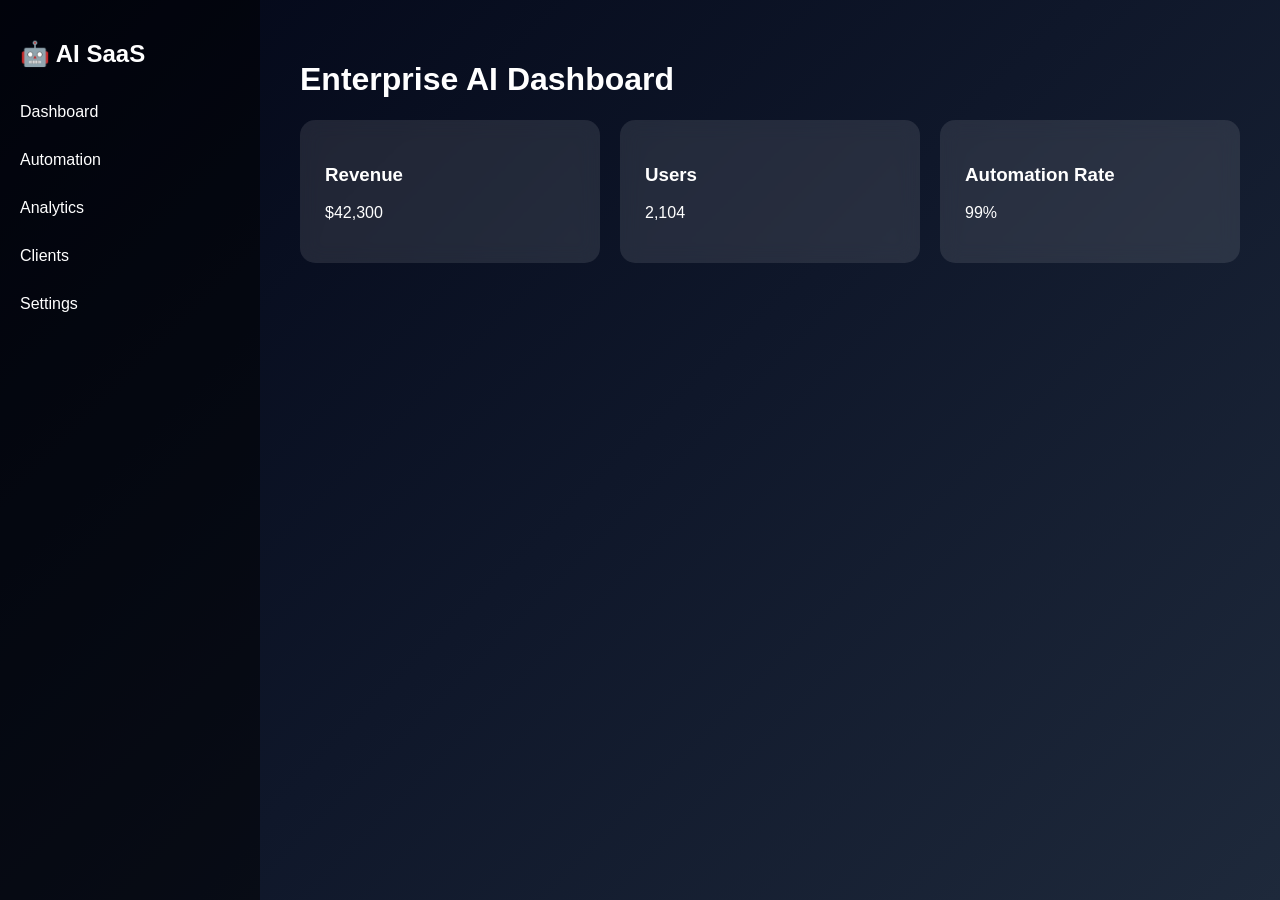
<file: projects/ai-dashboard/index.html>
<!DOCTYPE html>
<html lang="en">
<head>
<meta charset="UTF-8">
<title>AI SaaS Dashboard</title>
<link rel="stylesheet" href="style.css">
</head>

<body>

<div class="dashboard">

<!-- Sidebar -->
<div class="sidebar">
<h2>🤖 AI SaaS</h2>

<ul>
<li onclick="showTab('overview')">Dashboard</li>
<li onclick="showTab('automation')">Automation</li>
<li onclick="showTab('analytics')">Analytics</li>
<li onclick="showTab('clients')">Clients</li>
<li onclick="showTab('settings')">Settings</li>
</ul>

</div>

<!-- Main Content -->
<div class="main">

<h1>Enterprise AI Dashboard</h1>

<!-- Tabs -->

<div id="overview" class="tab active">

<div class="cards">

<div class="card">
<h3>Revenue</h3>
<p>$42,300</p>
</div>

<div class="card">
<h3>Users</h3>
<p>2,104</p>
</div>

<div class="card">
<h3>Automation Rate</h3>
<p>99%</p>
</div>

</div>

</div>

<!-- Automation Tab -->

<div id="automation" class="tab">

<h2>🤖 AI Automation Engine</h2>

<input id="taskInput" placeholder="Enter automation task">

<button onclick="runAI()">Run AI Automation</button>

<div id="logBox" class="log-box"></div>

</div>

<!-- Analytics Tab -->

<div id="analytics" class="tab">

<h2>📊 Business Analytics</h2>

<p>Business insights simulation</p>

<div class="cards">

<div class="card">
<h3>Sales Growth</h3>
<p>+12%</p>
</div>

<div class="card">
<h3>Customer Retention</h3>
<p>91%</p>
</div>

</div>

</div>

<!-- Clients Tab -->

<div id="clients" class="tab">
<h2>👥 Client Management</h2>
<p>Client workflow automation simulation</p>
</div>

<!-- Settings Tab -->

<div id="settings" class="tab">
<h2>⚙ Settings</h2>
<p>System configuration panel</p>
</div>

</div>

</div>

<script src="script.js"></script>
</body>
</html>
</file>
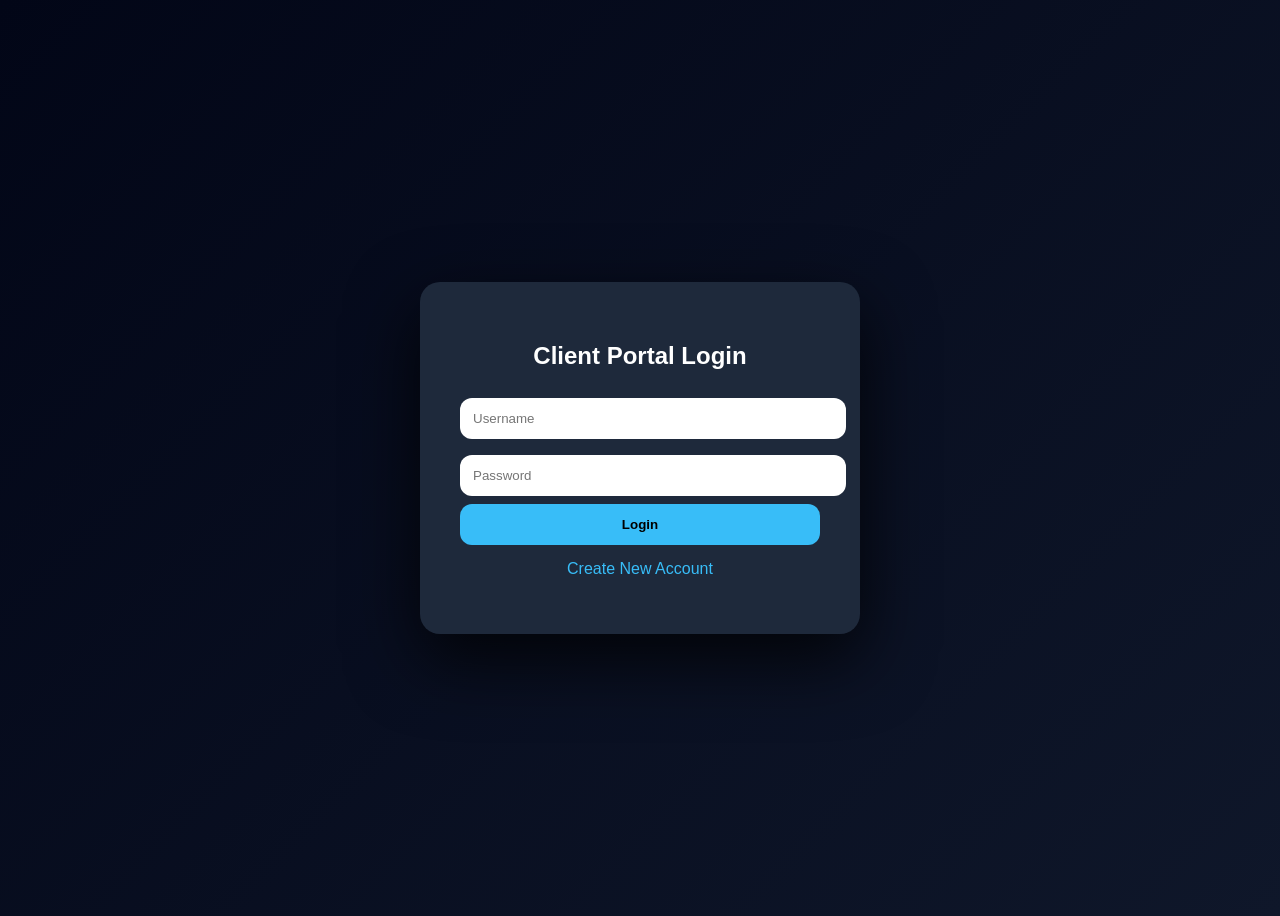
<file: projects/auth-system/index.html>
<!DOCTYPE html>
<html lang="en">
<head>
<meta charset="UTF-8">
<title>Ultimate Client Portal</title>

<link rel="stylesheet" href="style.css">

</head>

<body>

<div class="card">

<!-- LOGIN -->
<div id="loginBox">

<h2>Client Portal Login</h2>

<input type="text" id="loginUser" placeholder="Username">
<input type="password" id="loginPass" placeholder="Password">

<button onclick="login()">Login</button>

<p class="link" onclick="showRegister()">Create New Account</p>

<p id="msg"></p>

</div>

<!-- REGISTER -->
<div id="registerBox" style="display:none;">

<h2>Create Client Account</h2>

<input type="text" id="regUser" placeholder="Username">
<input type="password" id="regPass" placeholder="Password">

<button onclick="register()">Register</button>

<p class="link" onclick="showLogin()">Back to Login</p>

</div>

<!-- DASHBOARD -->
<div id="dashboard" style="display:none; text-align:center;">

<h2 id="welcome"></h2>

<div class="dashBox">
<p>✅ Client Authentication Successful</p>
<p id="profileInfo"></p>
</div>

<button onclick="logout()">Logout</button>

</div>

</div>

<script src="auth.js"></script>

</body>
</html>
</file>
<file: projects/ai-dashboard/style.css>
body{
margin:0;
font-family:Arial;
background:linear-gradient(135deg,#020617,#0f172a,#1e293b);
color:white;
}

.dashboard{
display:flex;
height:100vh;
}

/* Sidebar */

.sidebar{
width:220px;
padding:20px;
background:rgba(0,0,0,0.5);
}

.sidebar ul{
list-style:none;
padding:0;
}

.sidebar li{
padding:15px 0;
cursor:pointer;
}

/* Main */

.main{
flex:1;
padding:40px;
}

.cards{
display:flex;
gap:20px;
}

.card{
flex:1;
padding:25px;
border-radius:15px;
background:rgba(255,255,255,0.1);
backdrop-filter: blur(10px);
}

/* Tabs */

.tab{
display:none;
}

.tab.active{
display:block;
}

/* Inputs */

input{
padding:12px;
width:60%;
border:none;
border-radius:10px;
}

button{
padding:12px 20px;
border:none;
border-radius:10px;
background:#00c6ff;
color:white;
cursor:pointer;
margin-left:10px;
}

/* Logs */

.log-box{
margin-top:20px;
height:200px;
overflow-y:auto;
background:rgba(0,0,0,0.4);
padding:15px;
border-radius:15px;
}

.log{
background:#00c6ff;
padding:10px;
margin:8px 0;
border-radius:10px;
}
</file>
<file: projects/auth-system/style.css>
body{
    font-family: Arial;
    background: linear-gradient(135deg,#020617,#0f172a);
    height:100vh;
    display:flex;
    justify-content:center;
    align-items:center;
    color:white;
}

.card{
    background:#1e293b;
    padding:40px;
    width:360px;
    border-radius:20px;
    box-shadow:0 25px 70px rgba(0,0,0,0.8);
}

h2{
    text-align:center;
}

input{
    width:100%;
    padding:13px;
    margin:8px 0;
    border:none;
    border-radius:12px;
}

button{
    width:100%;
    padding:13px;
    border:none;
    border-radius:12px;
    background:#38bdf8;
    font-weight:bold;
    cursor:pointer;
}

button:hover{
    background:#0ea5e9;
}

.link{
    text-align:center;
    color:#38bdf8;
    cursor:pointer;
    margin-top:15px;
}

.dashBox{
    background:#0f172a;
    padding:20px;
    border-radius:15px;
    margin-top:20px;
}
</file>
